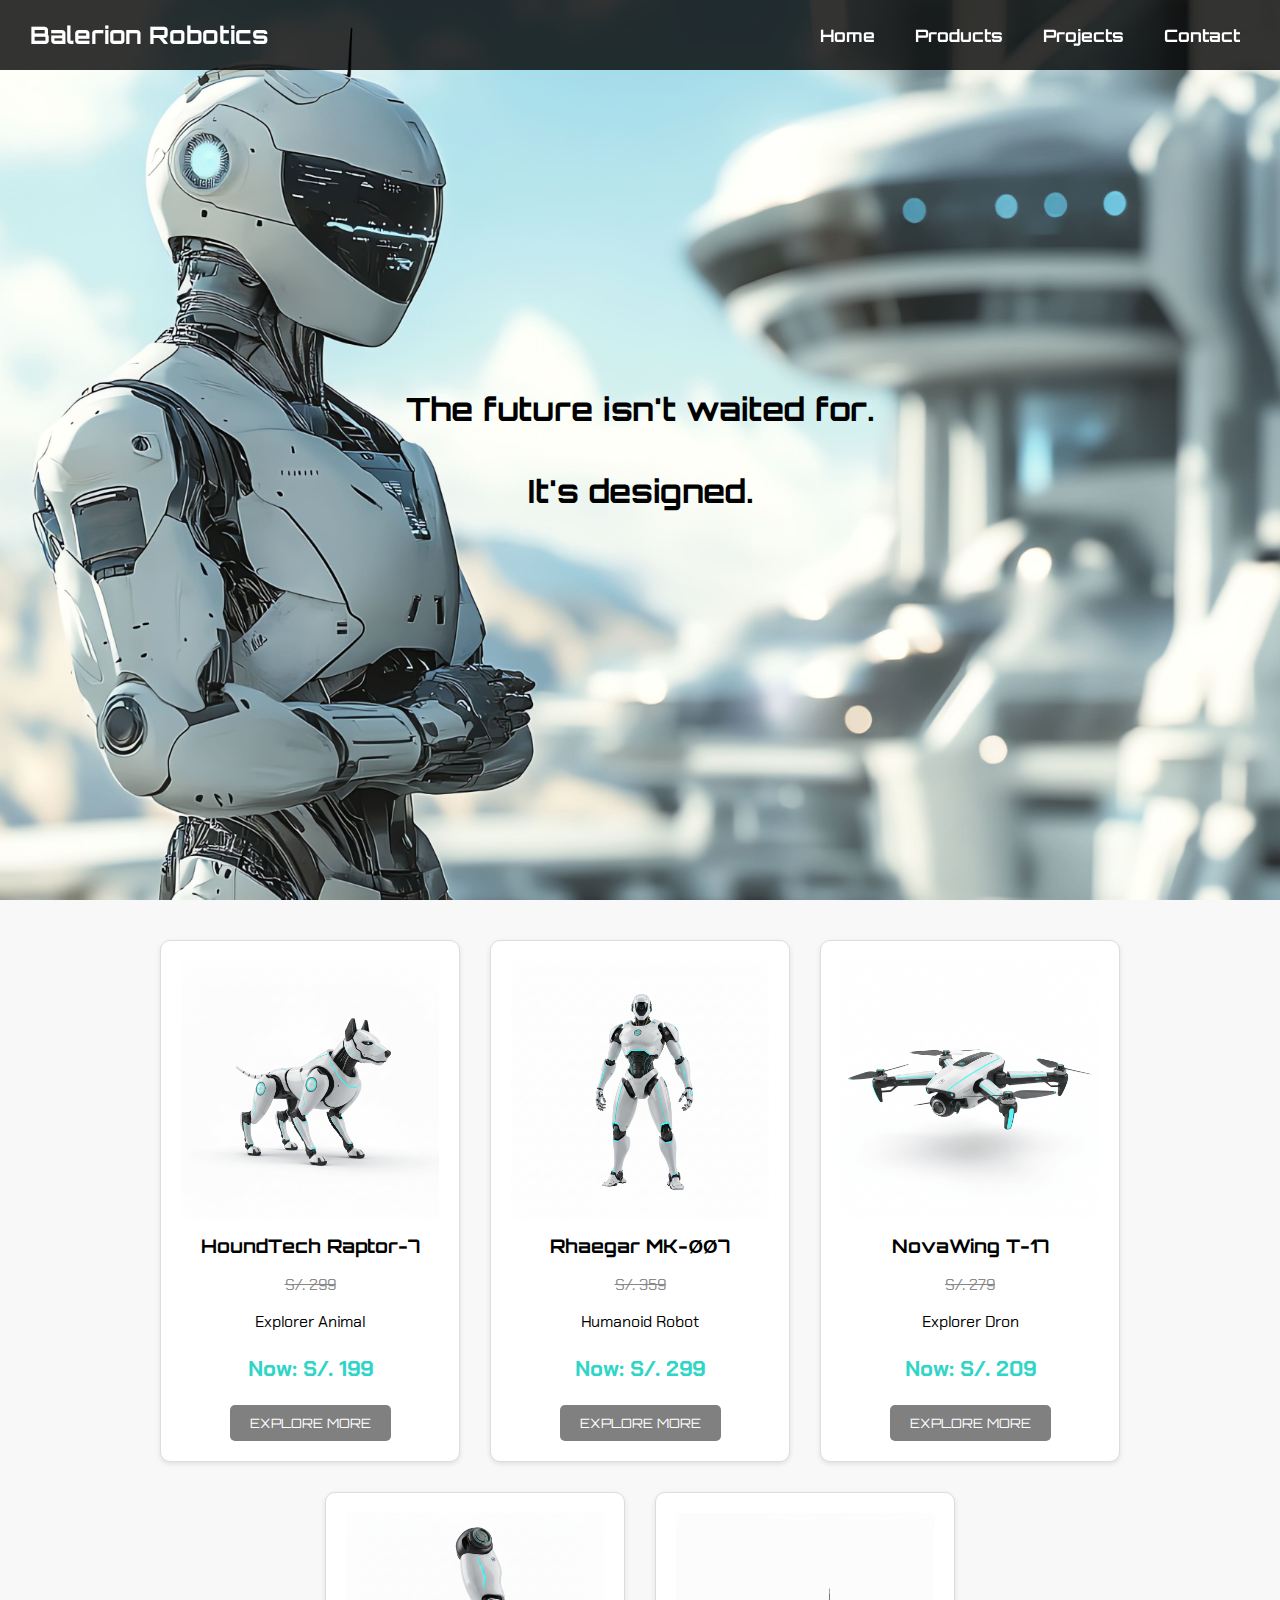
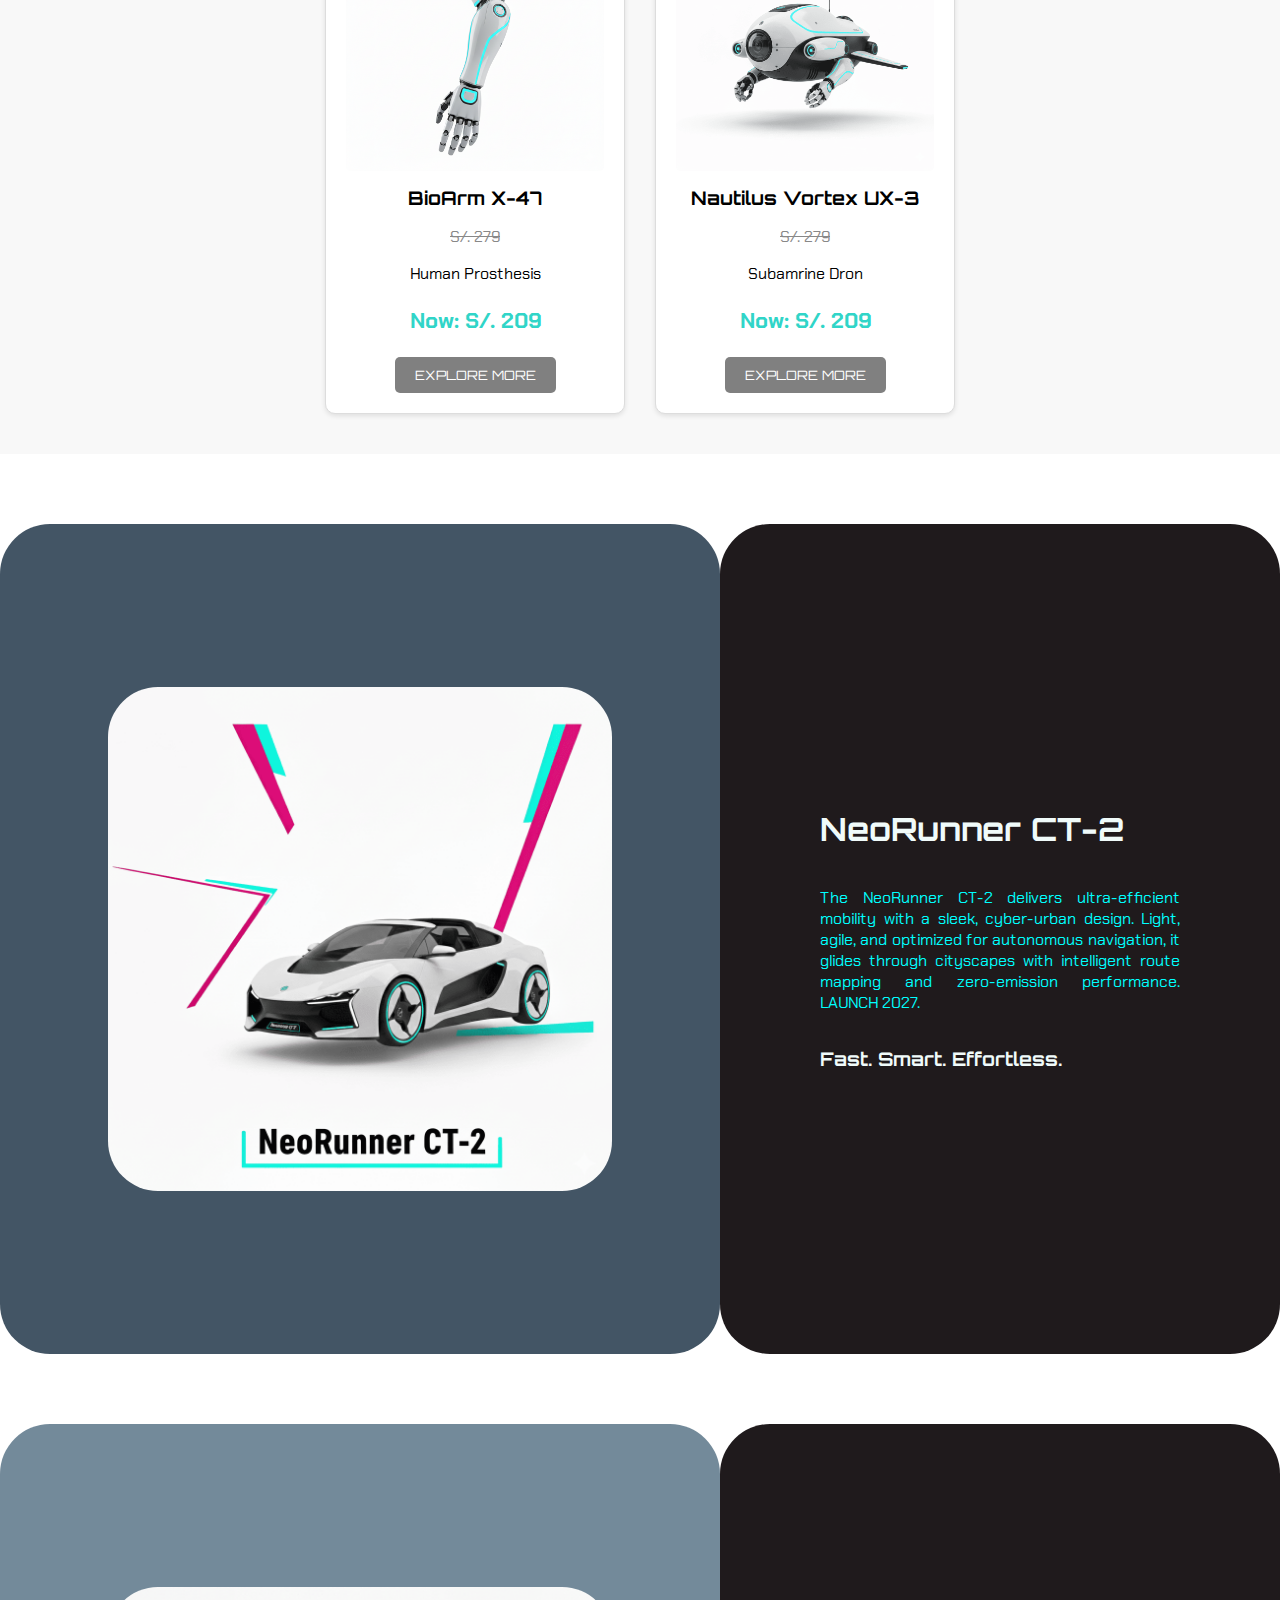
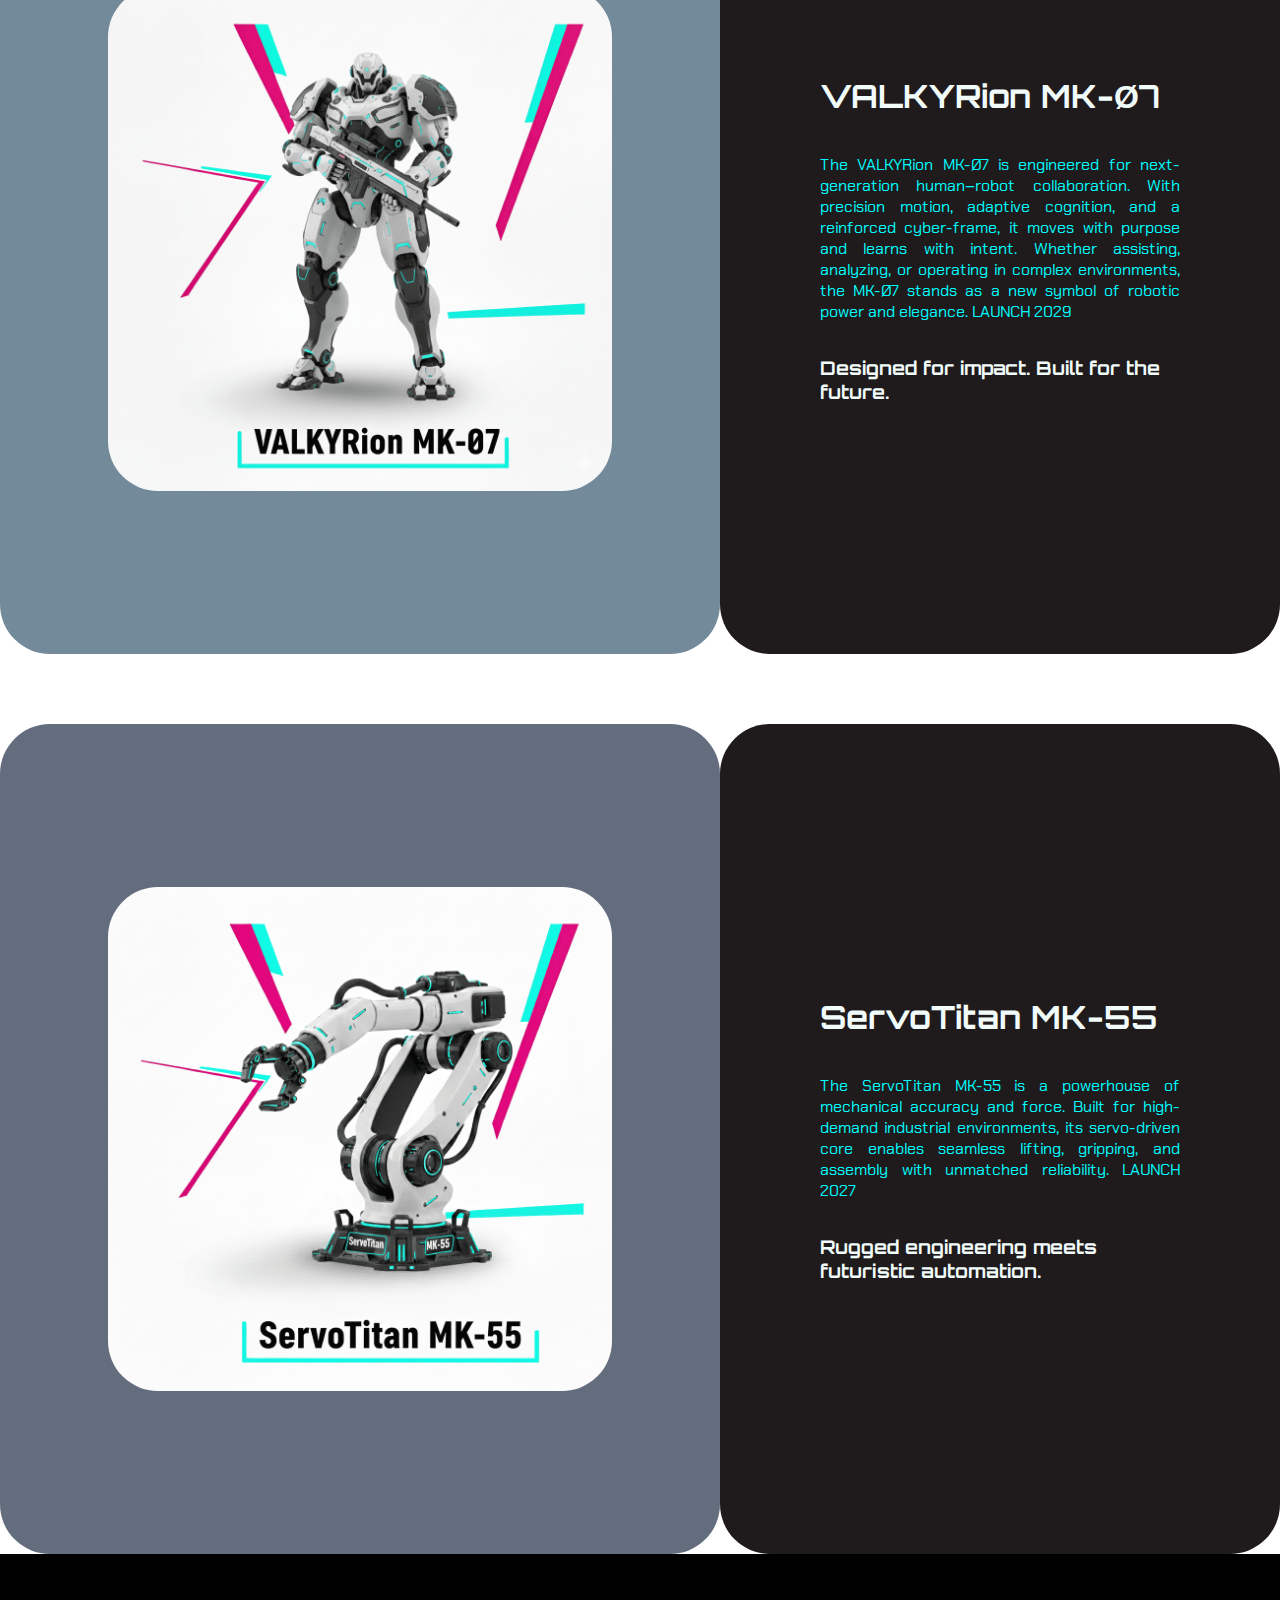
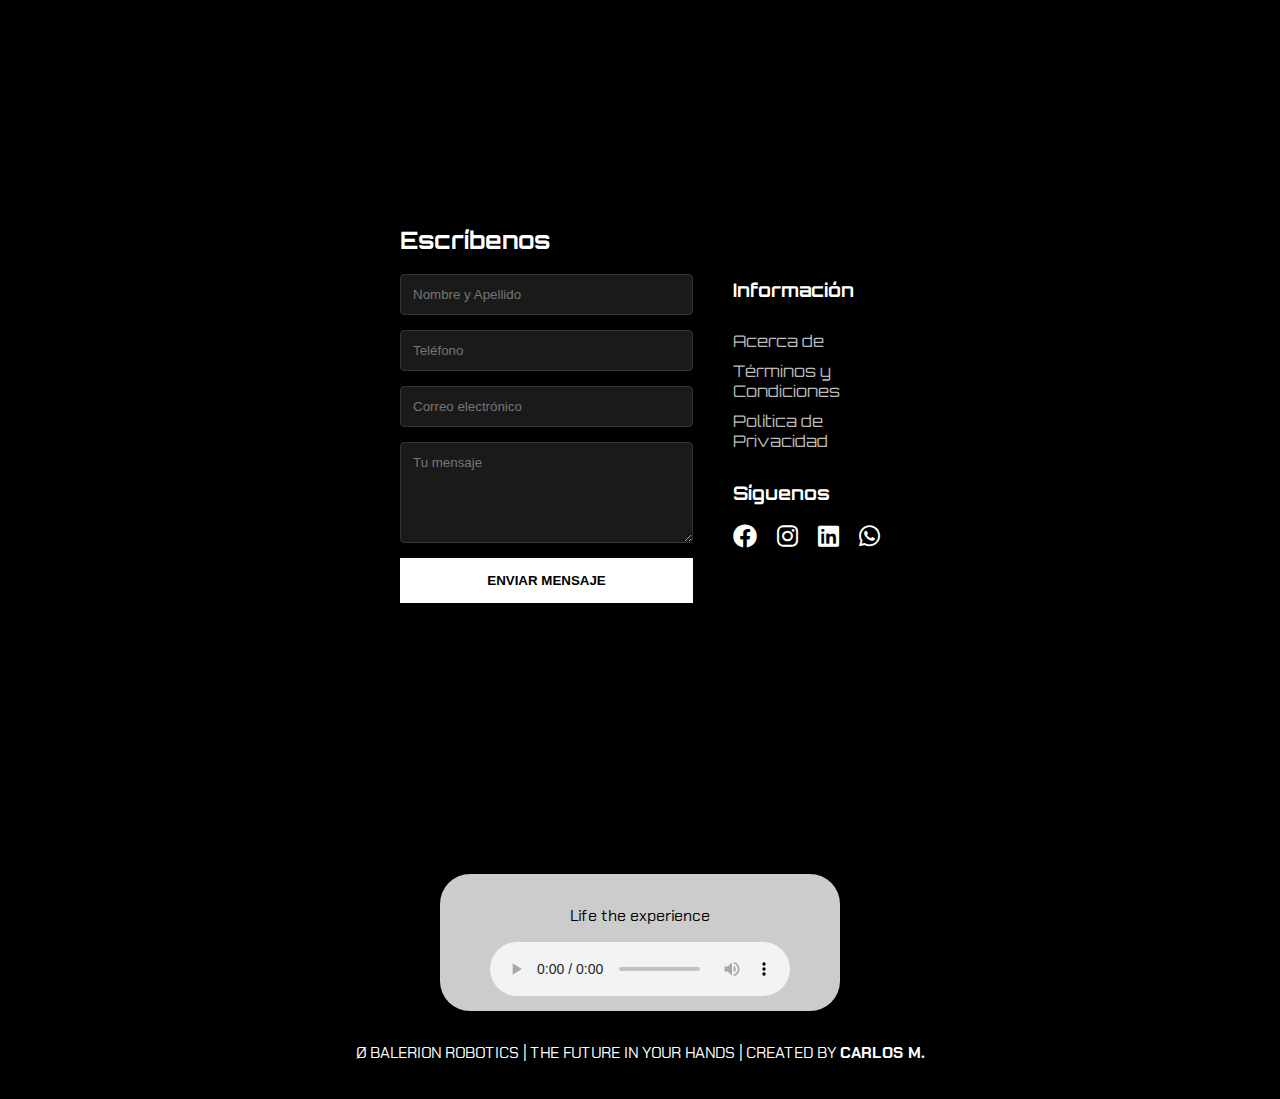
<file: index.html>
<!DOCTYPE html>
<html lang="es">
<head>
    <title>Balerion Robotics</title>
    <meta charset="UTF-8">
    
    <link rel="preconnect" href="https://fonts.googleapis.com"> 
    <link rel="preconnect" href="https://fonts.gstatic.com" crossorigin> 
    
    <!-- Google Fonts: Chakra Petch & Orbitron -->
    <link href="https://fonts.googleapis.com/css2?family=Orbitron:wght@400;700;900&display=swap" rel="stylesheet">
    <link href="https://fonts.googleapis.com/css2?family=Chakra+Petch:wght@300;400;600;700&display=swap" rel="stylesheet">

    <link rel="stylesheet" href="https://cdnjs.cloudflare.com/ajax/libs/font-awesome/6.0.0/css/all.min.css">

    <link rel="stylesheet" href="css/styles.css">
    <meta name="viewport" content="width=device-width, initial-scale=1.0">
</head>

<body>
    <header>
        <!-- Navbar -->
        <nav class="navbar">
            <!-- <div class="logo"><img src="img/pin.png" alt="Balerion Robotics Logo" class="logo-img"></div> -->
            <h2>Balerion Robotics</h2>
            <ul id="nav-links" class="nav-links">
                <li><a href="#hero">Home</a></li>
                <li><a href="#products">Products</a></li>
                <li><a href="#projects">Projects</a></li>
                <li><a href="#contact">Contact</a></li>
            </ul>
            <!-- Hamburger Menu -->
            <div class="hamburger" onclick="toggleMenu()">☰</div>
        </nav>

        <!-- Hero -->     
        <section id="hero" class="hero">
            <h1>The future isn't waited for.</h1>
            <h1>It's designed.</h1>
        </section>
    </header>

    <main>       
        <!-- Products -->
        <section id="products" class="products">
            <!-- Producto 1 -->
            <div class="product">
                <img src="img/dog.png" alt="Producto 1">
                <h3>HoundTech Raptor-7</h3>
                <p class="price">S/. 299</p>
                <p>Explorer Animal</p>
                <p class="offer">Now: S/. 199</p>
                <a href="gallery.html" target="_blank" class="boton">EXPLORE MORE</a>
            </div>
            <!-- Producto 2 -->
            <div class="product">
                <img src="img/humanoid.png" alt="Producto 2">
                <h3>Rhaegar MK-ØØ7</h3>
                <p class="price">S/. 359</p>
                <p>Humanoid Robot</p>
                <p class="offer">Now: S/. 299</p>
                <a href="gallery.html" target="_blank" class="boton">EXPLORE MORE</a>
            </div>
            <!-- Producto 3 -->
            <div class="product">
                <img src="img/dron.png" alt="Producto 3">
                <h3>NovaWing T-17</h3>
                <p class="price">S/. 279</p>
                <p>Explorer Dron</p>
                <p class="offer">Now: S/. 209</p>
                <a href="gallery.html" target="_blank" class="boton">EXPLORE MORE</a>
            </div>
            <!-- Producto 4 -->
            <div class="product">
                <img src="img/arm.png" alt="Producto 4">
                <h3>BioArm X-47</h3>
                <p class="price">S/. 279</p>
                <p>Human Prosthesis</p>
                <p class="offer">Now: S/. 209</p>
                <a href="gallery.html" target="_blank" class="boton">EXPLORE MORE</a>
            </div>
            <!-- Producto 5 -->
            <div class="product">
                <img src="img/submarine dron.png" alt="Producto 5">
                <h3>Nautilus Vortex UX-3</h3>
                <p class="price">S/. 279</p>
                <p>Subamrine Dron</p>
                <p class="offer">Now: S/. 209</p>
                <a href="gallery.html" target="_blank" class="boton">EXPLORE MORE</a>
            </div>
        </section>

        <!-- Projects -->
       
        <!-- Project 1 -->
        <section id="projects" class="project project-1 sticky">
            <article>
                <figure>
                    <img src="img/project_car.png" width="200" />
                </figure>
                <div class="text">
                    <h1>NeoRunner CT-2</h1>
                    <p>
                        The NeoRunner CT-2 delivers ultra-efficient mobility with a sleek, cyber-urban design. 
                        Light, agile, and optimized for autonomous navigation, it glides through cityscapes 
                        with intelligent route mapping and zero-emission performance. LAUNCH 2027.
                    </p>
                    <h3>Fast. Smart. Effortless.</h3>
                </div>
            </article>
        </section>

        <!-- Project 2 -->
        <section class="project project-2 sticky">
            <article>
                <figure>
                    <img src="img/project_android.png" width="200" />
                </figure>
                <div class="text">
                    <h1>VALKYRion MK-Ø7</h1>
                    <p>
                        The VALKYRion MK-Ø7 is engineered for next-generation human–robot collaboration. 
                        With precision motion, adaptive cognition, and a reinforced cyber-frame, it 
                        moves with purpose and learns with intent. Whether assisting, analyzing, or operating 
                        in complex environments, the MK-Ø7 stands as a new symbol of robotic power and elegance.
                        LAUNCH 2029
                    </p>
                    <h3>Designed for impact. Built for the future.</h3>
                </div>
            </article>
        </section>

        <!-- Project 3 -->
        <section class="project project-3 sticky">
            <article>
                <figure>
                    <img src="img/project_ind_arm.png" width="200" />
                </figure>
                <div class="text">
                    <h1>ServoTitan MK-55</h1>
                    <p>
                        The ServoTitan MK-55 is a powerhouse of mechanical accuracy and force. 
                        Built for high-demand industrial environments, its servo-driven core 
                        enables seamless lifting, gripping, and assembly with unmatched reliability.
                        LAUNCH 2027
                    </p>
                    <h3>Rugged engineering meets futuristic automation.</h3>
                </div>
            </article>
        </section>

        <!-- Contact -->
        <section id="contact" class="contact-container">
            <div class="contact-left">
                <h2>Escríbenos</h2>
                <form id="form">
                    <input type="text" placeholder="Nombre y Apellido" required>
                    <input type="tel" placeholder="Teléfono" required>
                    <input type="email" placeholder="Correo electrónico" required>
                    <textarea placeholder="Tu mensaje" rows="5" required></textarea>
                    <button type="submit">Enviar Mensaje</button>
                </form>

                <div id="message">
                    Gracias por tu mensaje. Nos comunicaremos en la brevedad posible.
                </div>
            </div>
        
            <div class="contact-right">
                <div class="info-links">
                    <h3>Información</h3>
                    <a href="javascript:void(0);">Acerca de</a>
                    <a href="javascript:void(0);">Términos y Condiciones</a>
                    <a href="javascript:void(0);">Política de Privacidad</a>
                </div>

                <div class="redes-sociales">
                    <h3>Síguenos</h3>
                    <div class="iconos-redes">
                        <a href="https://www.facebook.com" target="_blank" rel="noopener noreferrer">
                            <i class="fa-brands fa-facebook"></i>
                        </a>

                        <a href="https://www.instagram.com" target="_blank" rel="noopener noreferrer">
                            <i class="fa-brands fa-instagram"></i>
                        </a>

                        <a href="https://www.linkedin.com" target="_blank" rel="noopener noreferrer">
                            <i class="fa-brands fa-linkedin"></i>
                        </a>

                        <a href="https://wa.me/987654321" target="_blank" rel="noopener noreferrer">
                            <i class="fa-brands fa-whatsapp"></i>
                        </a>
                    </div>
                </div>
            </div>
        </section>
    </main>

    <footer>
        <section class="audio-band">
          <p>Life the experience</p>
          <audio controls>
            <source src="https://www.soundhelix.com/examples/mp3/SoundHelix-Song-1.mp3" type="audio/mpeg">
            Tu navegador no soporta el elemento de audio.
          </audio>
        </section>
        <p>
          Ø BALERION ROBOTICS | THE FUTURE IN YOUR HANDS | CREATED BY 
          <a href="https://cma-portfolio.netlify.app/" target="_blank">CARLOS M.</a>
        </p>
    </footer>

    <!-- Link to JS -->
    <script src="js/hamburger.js"></script>
    <script src="js/message.js"></script>

</body>
</html>
</file>
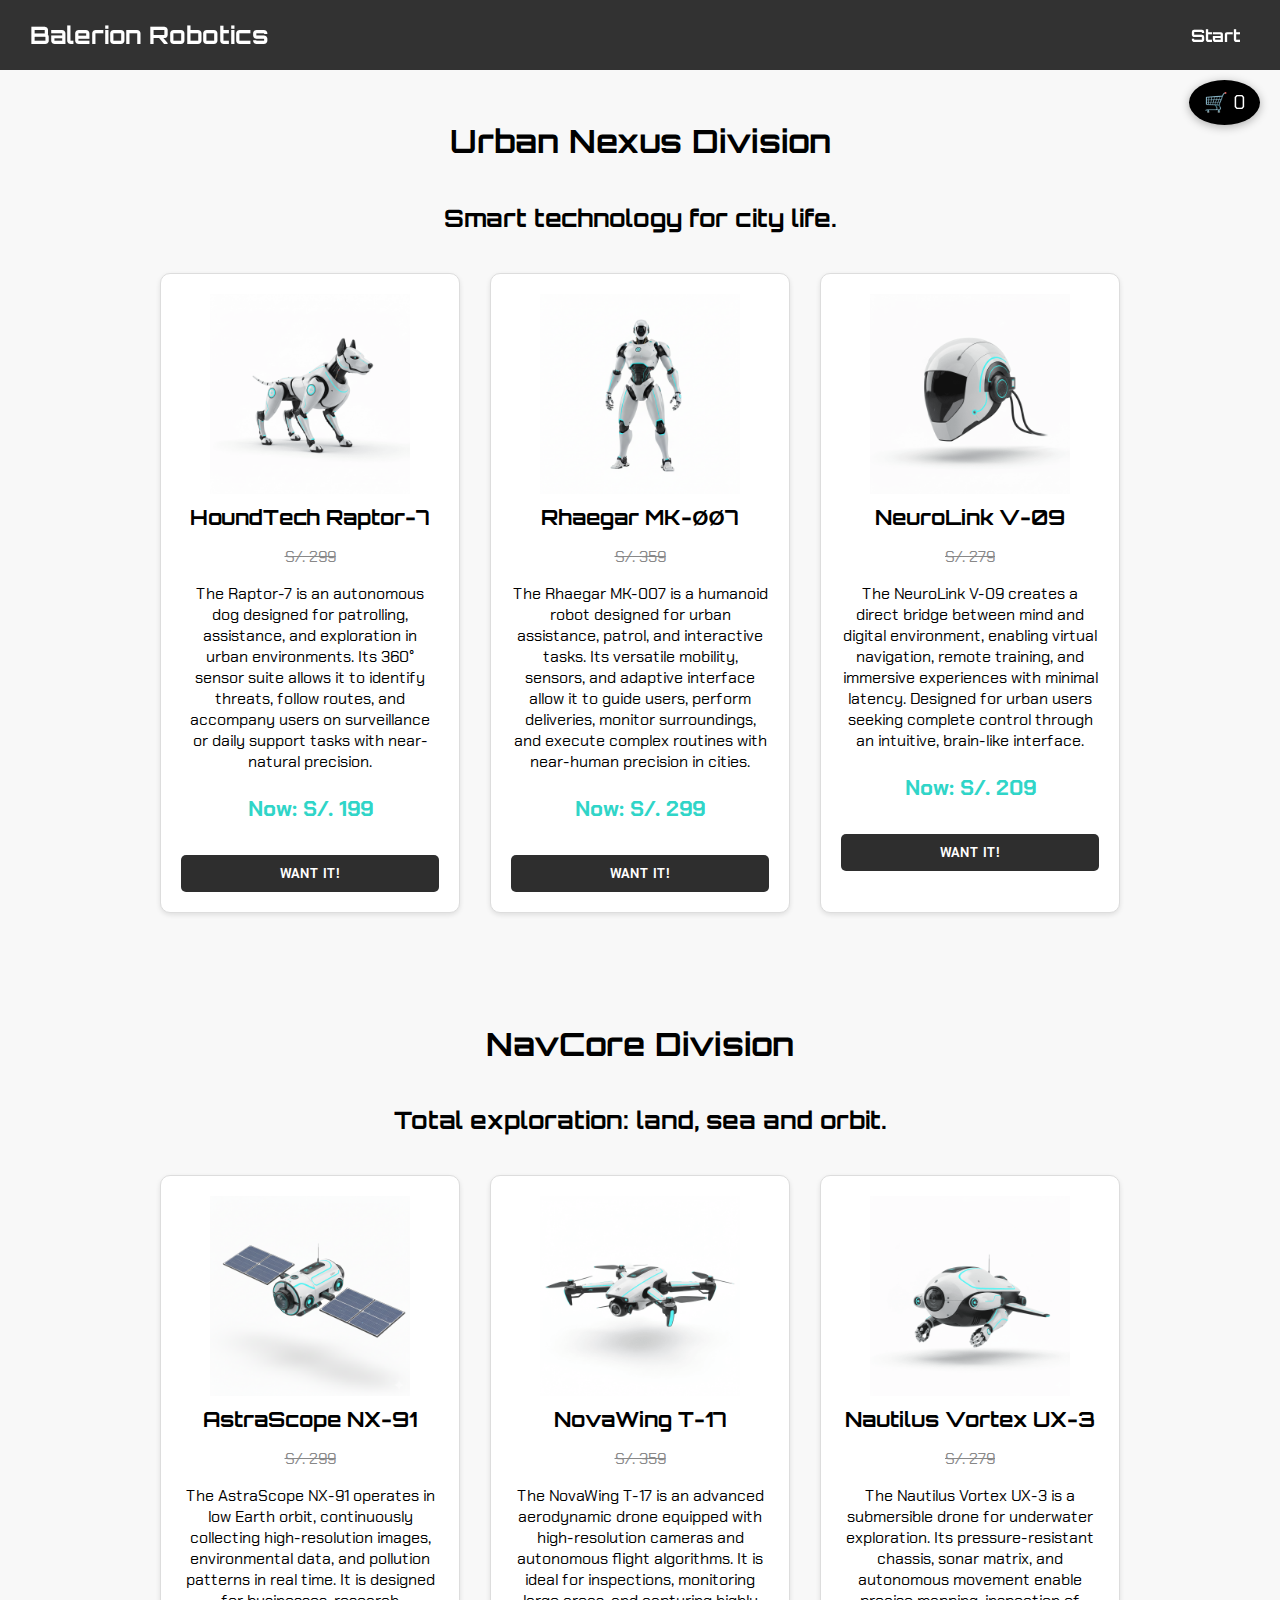
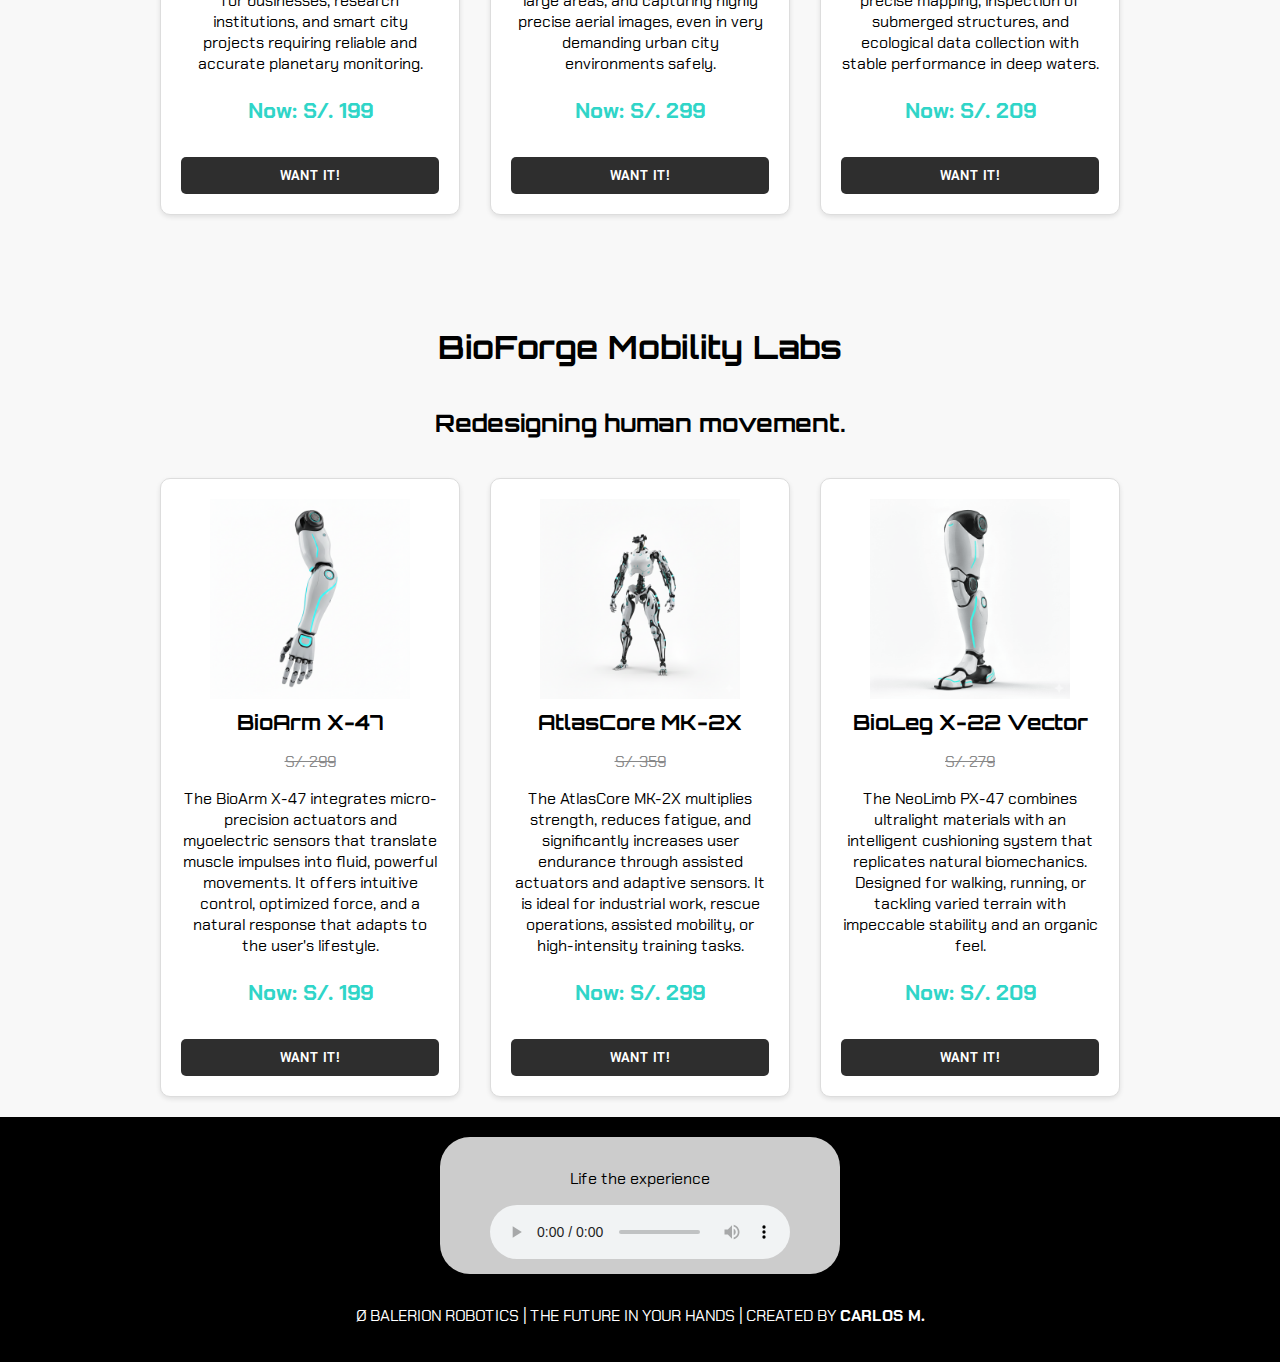
<file: gallery.html>
<html lang="es">
<head>
    <title>Balerion Robotics</title>
    <meta charset="UTF-8">
    
    <link rel="preconnect" href="https://fonts.googleapis.com"> 
    <link rel="preconnect" href="https://fonts.gstatic.com" crossorigin> 
    
    <link href="https://fonts.googleapis.com/css2?family=Orbitron:wght@400;700;900&display=swap" rel="stylesheet">
    <link href="https://fonts.googleapis.com/css2?family=Chakra+Petch:wght@300;400;600;700&display=swap" rel="stylesheet">

    <link rel="stylesheet" href="css/gallery.css">
    <meta name="viewport" content="width=device-width, initial-scale=1.0">
</head>

<body>
    <header>
        <!-- Navbar -->
        <nav class="navbar">
            <!-- <div class="logo"><img src="img/pin.png" alt="Balerion Robotics Logo" class="logo-img"></div>--> 
            <h2>Balerion Robotics</h2>
            <ul id="nav-links" class="nav-links">
                <li><a href="index.html">Start</a></li>
            </ul>
        </nav>

        <!-- Carrito de Compras -->
        <div id="cart-modal" class="cart-modal">
            <div class="cart-content">
                <span class="close-cart">&times;</span>
                <h2>Your Shopping Cart</h2>
                <div id="cart-items" class="cart-items">
                    <!-- Los productos del carrito aparecerán aquí -->
                </div>
                <div class="cart-total">
                    <p>Total: S/. <span id="cart-total">0</span></p>
                </div>
                <div class="cart-buttons">
                    <button id="pay-now" class="pay-now">PAY NOW</button>
                    <button id="empty-cart" class="empty-cart">EMPTY CART</button>
                </div>
            </div>
        </div>

        <!-- Icono del Carrito -->
        <div class="cart-icon" id="cart-icon">
            🛒 <span id="cart-count">0</span>
        </div>
    </header>

    <main>    
        <!-- Products: URBAN -->
        <section>
            <article id="title">
                <h1>Urban Nexus Division</h1>
                <h2>Smart technology for city life.</h2>
            </article>
            <!-- Gallery -->        
            <article id="products" class="products">
                <!-- Producto 1 -->
                <div class="product">
                    <img src="img/dog.png" alt="Product 1">
                    <h3>HoundTech Raptor-7</h3>
                    <p class="price">S/. 299</p>
                    <p>
                        The Raptor-7 is an autonomous dog designed for patrolling, assistance, 
                        and exploration in urban environments. Its 360° sensor suite allows it 
                        to identify threats, follow routes, and accompany users on surveillance 
                        or daily support tasks with near-natural precision.
                    </p>
                    <p class="offer">Now: S/. 199</p>
                    <button>WANT IT!</button>
                </div>
                <!-- Producto 2 -->
                <div class="product">
                    <img src="img/humanoid.png" alt="Product 2">
                    <h3>Rhaegar MK-ØØ7</h3>
                    <p class="price">S/. 359</p>
                    <p>
                        The Rhaegar MK-007 is a humanoid robot designed for urban assistance, patrol, 
                        and interactive tasks. Its versatile mobility, sensors, and adaptive interface 
                        allow it to guide users, perform deliveries, monitor surroundings, and execute 
                        complex routines with near-human precision in cities.
                    </p>
                    <p class="offer">Now: S/. 299</p>
                    <button>WANT IT!</button>
                </div>
                <!-- Producto 3 -->
                <div class="product">
                    <img src="img/helmet.png" alt="Product 3">
                    <h3>NeuroLink V-09</h3>
                    <p class="price">S/. 279</p>
                    <p>
                        The NeuroLink V-09 creates a direct bridge between mind and digital environment, 
                        enabling virtual navigation, remote training, and immersive experiences with 
                        minimal latency. Designed for urban users seeking complete control through an 
                        intuitive, brain-like interface.
                    </p>
                    <p class="offer">Now: S/. 209</p>
                <button>WANT IT!</button>
                </div>
            </article>
        </section>

        <!-- Products: NAVIGATION -->
        <section>
            <article class="title">
                <h1>NavCore Division</h1>
                <h2>Total exploration: land, sea and orbit.</h2>
            </article>
            <!-- Products -->        
            <article id="products" class="products">
                <!-- Producto 1 -->
                <div class="product">
                    <img src="img/satellite.png" alt="Product 1">
                    <h3>AstraScope NX-91</h3>
                    <p class="price">S/. 299</p>
                    <p>
                        The AstraScope NX-91 operates in low Earth orbit, continuously collecting 
                        high-resolution images, environmental data, and pollution patterns in real 
                        time. It is designed for businesses, research institutions, and smart city 
                        projects requiring reliable and accurate planetary monitoring.
                    </p>
                    <p class="offer">Now: S/. 199</p>
                    <button>WANT IT!</button>
                </div>
                <!-- Producto 2 -->
                <div class="product">
                    <img src="img/dron.png" alt="Product 2">
                    <h3>NovaWing T-17</h3>
                    <p class="price">S/. 359</p>
                    <p>
                        The NovaWing T-17 is an advanced aerodynamic drone equipped with high-resolution 
                        cameras and autonomous flight algorithms. It is ideal for inspections, monitoring 
                        large areas, and capturing highly precise aerial images, even in very demanding 
                        urban city environments safely.
                    </p>
                    <p class="offer">Now: S/. 299</p>
                    <button>WANT IT!</button>
                </div>
                <!-- Producto 3 -->
                <div class="product">
                    <img src="img/submarine_dron.png" alt="Product 3">
                    <h3>Nautilus Vortex UX-3</h3>
                    <p class="price">S/. 279</p>
                    <p>
                        The Nautilus Vortex UX-3 is a submersible drone for underwater exploration. 
                        Its pressure-resistant chassis, sonar matrix, and autonomous movement enable 
                        precise mapping, inspection of submerged structures, and ecological data 
                        collection with stable performance in deep waters.
                    </p>
                    <p class="offer">Now: S/. 209</p>
                <button>WANT IT!</button>
                </div>
            </article>
        </section>

        <!-- Products: BIOFORGE -->
        <section>
            <article class="title">
                <h1>BioForge Mobility Labs</h1>
                <h2>Redesigning human movement.</h2>
            </article>
            <!-- Products -->        
            <article id="products" class="products">
                <!-- Producto 1 -->
                <div class="product">
                    <img src="img/arm.png" alt="Product 1">
                    <h3>BioArm X-47</h3>
                    <p class="price">S/. 299</p>
                    <p>
                        The BioArm X-47 integrates micro-precision actuators and myoelectric sensors 
                        that translate muscle impulses into fluid, powerful movements. It offers 
                        intuitive control, optimized force, and a natural response that adapts to the 
                        user's lifestyle.
                    </p>
                    <p class="offer">Now: S/. 199</p>
                    <button>WANT IT!</button>
                </div>
                <!-- Producto 2 -->
                <div class="product">
                    <img src="img/exoskeleton.png" alt="Product 2">
                    <h3>AtlasCore MK-2X</h3>
                    <p class="price">S/. 359</p>
                    <p>
                        The AtlasCore MK-2X multiplies strength, reduces fatigue, and significantly 
                        increases user endurance through assisted actuators and adaptive sensors. It is 
                        ideal for industrial work, rescue operations, assisted mobility, or high-intensity 
                        training tasks.
                    </p>
                    <p class="offer">Now: S/. 299</p>
                    <button>WANT IT!</button>
                </div>
                <!-- Producto 3 -->
                <div class="product">
                    <img src="img/leg.png" alt="Product 3">
                    <h3>BioLeg X-22 Vector</h3>
                    <p class="price">S/. 279</p>
                    <p>
                        The NeoLimb PX-47 combines ultralight materials with an intelligent cushioning 
                        system that replicates natural biomechanics. Designed for walking, running, or 
                        tackling varied terrain with impeccable stability and an organic feel.
                    </p>
                    <p class="offer">Now: S/. 209</p>
                <button>WANT IT!</button>
                </div>
            </article>
        </section>   
    </main>

    <footer>
        <section class="audio-band">
          <p>Life the experience</p>
          <audio controls>
            <source src="https://www.soundhelix.com/examples/mp3/SoundHelix-Song-1.mp3" type="audio/mpeg">
            Tu navegador no soporta el elemento de audio.
          </audio>
        </section>
        <p>
          Ø BALERION ROBOTICS | THE FUTURE IN YOUR HANDS | CREATED BY 
          <a href="https://cma-portfolio.netlify.app/" target="_blank">CARLOS M.</a>
        </p>
    </footer>

    <!-- Link to JS -->
    <script src="js/shopcart.js"></script>    

</body>
</html>
</file>
<file: css/styles.css>
* {
    box-sizing: border-box;
}

html {
    scroll-behavior: smooth;
}

body {   
    margin: 0;
    padding: 0;
    overflow-x: clip;
    font-family: 'Chakra Petch', sans-serif;
}

h1, h2, h3, a {
    font-family: 'Orbitron', sans-serif;
}

section {
    scroll-margin-top: 70px;
}

/* NAVBAR */
.navbar {
    position: fixed;
    top: 0;
    width: 100%;
    height: 70px;
    background-color: rgba(0, 0, 0, 0.8);
    display: flex;
    justify-content: space-between;
    align-items: center;
    color: #fff;
    padding: 15px 30px;
    z-index: 10;
    font-family: 'Orbitron', sans-serif;
}

/* Logo Image */
/*.logo-img {
    height: 40px;
    width: auto;
    max-width: 150px;
    border-radius: 10px;
    object-fit: contain;
}*/

/* NAVIGATION LINKS */
.nav-links {
    display: flex;
    list-style: none;
    gap: 20px;
    margin: 0;
    padding: 0;
}

.nav-links li a {
    text-decoration: none;
    color: white;
    font-weight: bold;
    font-size: 17px;
    padding: 5px 10px;
    transition: 0.3s;
}

.nav-links li a:hover {
    color: #808080;
}

/* HAMBURGER BUTTON */
.hamburger {
  display: none;
  font-size: 30px;
  cursor: pointer;
}

/* HERO */
.hero {
    background-image: url("../img/background1.jpeg");
    background-size: cover;
    background-position: center;
    background-repeat: no-repeat;
    width: 100vw;
    height: 100vh;
    display: flex;
    flex-direction: column;
    justify-content: center;
    align-items: center;
    color: #000000;
    text-align: center;
}

/* PRODUCTS */
.products {
    display: flex;
    justify-content: center;
    gap: 30px;
    flex-wrap: wrap;
    padding: 40px 20px;
    background-color: #f8f8f8;
}

/* INDIVIDUAL PRODUCTS */
.product {
    background-color: white;
    border: 1px solid #ddd;
    border-radius: 10px;
    width: 300px;
    padding: 20px;
    text-align: center;
    box-shadow: 0 2px 5px rgba(0, 0, 0, 0.1);
    transition: transform 0.3s ease;
}

.product:hover {
    transform: translateY(-5px);
}

.product img {
    width: 100%;
    height: auto;
    border-radius: 5px;
}

.product h3 {
    margin: 10px 0 5px;
}

.price {
    text-decoration: line-through;
    color: #888;
}

.offer {
    color: #30D5C8;
    font-weight: bold;
    font-size: 22px;
}

/* PROJECTS */

.project {
    position: relative;
    display: flex;
    width: 100%;
    height: calc(100vh - 70px);
    z-index: 2;
}

.project article {
    display: flex;
    width: 100%;
}

.project figure {
    display: flex;
    align-items: center;
    justify-content: center;
    flex-basis: 56.25vw;
    margin: 0;
    border-radius: 50px;
}

.project figure img {
    width: 70%;
    border-radius: 50px;
}

.project .text {
    display: flex;
    flex-direction: column;
    justify-content: center;
    flex: 1;
    color: #f0fbfa;
    background: #1f1a1c;
    padding: 100px;
    border-radius: 50px;
}

.project .text p {
    font-family: 'Chakra Petch', sans-serif;
    color: #00ffff;
    text-align: justify;
}

.sticky {
    position: sticky;
    margin-top: 70px;
    top: 70px;
}

/* PROJECTS - OVERRIDES */
.project.project-1 figure {
    background: #435565;
}

.project.project-1 .text h1,
.project.project-1 .text a {
    color: #f0fbfa;
}

.project.project-2 figure {
    background: #738a9a;
}

.project.project-2 .text h1,
.project.project-2 .text a {
    color: #f0fbfa;
}

.project.project-3 figure {
    background: #636d7d;
}

.project.project-3 .text h1,
.project.project-3 .text a {
    color: #f0fbfa;
}

/* CONTACT CONTAINER */
#contact {
    scroll-margin-top: 0px !important;
}

.contact-container {
    position: relative;
    background-color: #000;
    color: #fff;
    display: flex;
    align-items: center;
    justify-content: space-between;
    padding: 200px 400px 200px 400px;
    gap: 40px;
    font-family: Arial, sans-serif;
    min-height: 100vh; 
    width: 100%;
    z-index: 3;
}

.contact-left {
    flex: 2;
}

.contact-right {
    flex: 1;
}

/* FORM */
.contact-left form {
    display: flex;
    flex-direction: column;
    gap: 15px;
}

.contact-left input, .contact-left textarea {
    padding: 12px;
    background-color: #1a1a1a;
    border: 1px solid #333;
    color: #fff;
    border-radius: 4px;
    font-family: inherit;
}

.contact-left button {
    padding: 15px;
    background-color: #fff;
    color: #000;
    border: none;
    font-weight: bold;
    cursor: pointer;
    text-transform: uppercase;
    transition: 0.3s;
}

.contact-left button:hover {
    background-color: #ccc;
}

/* MESSAGE */
#message {
    display: none; /* Hidden by default */
    color: #00ffff;
    margin-top: 20px;
    padding: 15px;
    background-color: rgba(0, 255, 255, 0.1);
    border-left: 4px solid #00ffff;
    font-weight: bold;
    animation: aparecer 0.4s ease-out forwards;
}

@keyframes aparecer {
    from { opacity: 0; transform: translateY(-10px); }
    to { opacity: 1; transform: translateY(0); }
}

/* CONTACT - SOCIAL MEDIA */
.info-links {
    display: flex;
    flex-direction: column;
    gap: 10px;
    margin-bottom: 30px;
}

.info-links a {
    cursor: pointer;
    color: #bbb;
    text-decoration: none;
    transition: 0.3s;
}

.info-links a:hover {
    color: #fff;
}


.iconos-redes {
    display: flex;
    gap: 20px;
}

.iconos-redes i {
    color: white;
    font-size: 24px; 
    transition: 0.3s;
}

.iconos-redes i:hover {
    color: #00ffff; /* Cambia a Cyan al pasar el mouse */
    transform: translateY(-5px);
    text-shadow: 0 0 8px rgba(0, 255, 255, 0.6); /* Añade un pequeño resplandor */
}

/* BUTTONS */
.boton {
  display: inline-block;
  padding: 10px 20px;
  background-color: #808080;
  color: white;
  text-decoration: none;
  border-radius: 5px;
  font-size: 13px;
  cursor: pointer;
}

.boton:hover {
  background-color: #2E2E2E;
  color: #00ffffff;
}

/* AUDIO BAND */
.audio-band {
    display: flex;
    flex-direction: column;
    justify-content: center; 
    align-items: center;
    background-color: #ccc;
    text-align: center;
    width: 90%;
    max-width: 400px;
    height: auto;
    padding: 15px;
    color: #000;
    border-radius: 30px;
    margin: 0 auto;
}

/* FOOTER */
footer {
    background-color: #000;
    color: #fff;
    text-align: center;
    padding: 20px 15px;
    display: flex;
    flex-direction: column;
    justify-content: center;
    align-items: center; 
    gap: 15px;
}

footer a {
  text-decoration: none;
  color: inherit; 
  cursor: pointer; 
  font-family: 'Chakra Petch', sans-serif;
  font-weight: bold;
}

/* RESPONSIVE */
@media only screen and (max-width: 768px) {
    /* NAVBAR MOBILE */
    .navbar {
        padding: 15px 20px;
    }

    /* Mostrar hamburger, ocultar menú normal */
    .hamburger {
        display: block;
    }
    
    .nav-links {
        display: none;
        flex-direction: column;
        background: #222;
        position: absolute;
        top: 70px;
        left: 0;
        width: 100%;
        padding: 20px;
        text-align: center;
        box-shadow: 0 4px 6px rgba(0,0,0,0.1);
        z-index: 100;
    }
    
    .nav-links.show {
        display: flex;
    }
    
    .nav-links li {
        margin: 15px 0;
    }

    /* HERO MOBILE */
    .hero {
        background-position: 42% center;
    }
    
    .hero h1 {
        font-size: 1.8rem;
        padding: 0 20px;
        margin-bottom: 30px;
    }
    
    .hero button {
        padding: 12px 25px;
        font-size: 1rem;
    }
    
    /* PRODUCTS MOBILE */
    .products {
        padding: 20px 15px;
        gap: 20px;
    }
    
    .product {
        width: 100%;
        max-width: 300px;
        margin: 0 auto;
    }
    
    /* PROJECTS MOBILE */
    .project {
        height: auto;
        min-height: 100vh;
    }
    
    .project article {
        flex-direction: column;
        padding: 20px;
    }
    
    .project figure {
        flex-basis: auto;
        padding: 40px 20px;
        border-radius: 30px;
    }
    
    .project figure img {
        width: 80%;
        max-width: 250px;
    }
    
    .project .text {
        padding: 30px 20px;
        border-radius: 30px;
    }
    
    .sticky {
        position: relative;
        margin-top: 20px;
        top: 0;
    }
    
    /* CONTACT MOBILE */
    .contact-container {
        flex-direction: column;
        justify-content: center; 
        padding: 70px 20px;
        height: auto; 
        min-height: 100vh;
    }
    
    .contact-left, .contact-right {
        width: 90%;
    }
    
    /* AUDIO BAND MOBILE */
    /*.audio-band {
        width: 90%;
        max-width: 300px;
        margin: 0 auto;
    }*/
    
    /* FOOTER MOBILE */
    footer {
        padding: 15px 10px;
    }
    
    footer p {
        font-size: 0.9rem;
        text-align: center;
        line-height: 1.4;
    }
}

@media only screen and (max-width: 480px) {
    .hero h1 {
        font-size: 1.5rem;
    }
    
    /* PROJECT */
    .project .text {
        padding: 25px 15px;
    }
    
    /* PRODUCTS */
    .products {
        padding: 15px 10px;
    }
    
    /* CONTACT */
    .contact-container {
        padding: 70px 10px;
    }

    h2, h3 {
        font-size: 1.2rem;
    }

    .contact-left button {
        width: 100%;
    }
    
    /* AUDIO BAND */
    .audio-band {
        width: 95%;
        padding: 12px;
    }
}
</file>
<file: css/gallery.css>
* {
    box-sizing: border-box;
}

html {
    scroll-behavior: smooth;
}

body {   
    margin: 0;
    padding: 0;
    overflow-x: clip;
    font-family: 'Chakra Petch', sans-serif;
}

h1, h2, h3, a {
    font-family: 'Orbitron', sans-serif;
}

section {
    scroll-margin-top: 70px;
}

/* NAVBAR */
.navbar {
    position: fixed;
    top: 0;
    width: 100%;
    height: 70px;
    background-color: rgba(0, 0, 0, 0.8);
    display: flex;
    justify-content: space-between;
    align-items: center;
    color: #fff;
    padding: 15px 30px;
    z-index: 10;
    font-family: 'Orbitron', sans-serif;
}

/* Logo Image */
/*.logo-img {
    height: 40px;
    width: auto;
    max-width: 150px;
    border-radius: 10px;
    object-fit: contain;
}*/

/* NAVIGATION LINKS */
.nav-links {
    display: flex;
    list-style: none;
    gap: 20px;
    margin: 0;
    padding: 0;
}

.nav-links li a {
    text-decoration: none;
    color: white;
    font-weight: bold;
    font-size: 17px;
    padding: 5px 10px;
    transition: 0.3s;
}

.nav-links li a:hover {
    color: #808080;
}

/* PRODUCTS */
#title {
    display: flex;
    flex-direction: column;
    justify-content: center;
    align-items: center;
    flex-wrap: wrap;
    background-color: #f8f8f8;
    padding-top: 100px;
    text-align: center;
}

.title {
    display: flex;
    flex-direction: column;
    justify-content: center;
    align-items: center;
    flex-wrap: wrap;
    background-color: #f8f8f8;
    padding-top: 70px;
    text-align: center;
}

.products {
    display: flex;
    justify-content: center;
    gap: 30px;
    flex-wrap: wrap;
    padding: 20px;
    background-color: #f8f8f8;
}

/* INDIVIDUAL PRODUCTS */
.product {
    background-color: white;
    border: 1px solid #ddd;
    border-radius: 10px;
    width: 300px;
    padding: 20px;
    text-align: center;
    box-shadow: 0 2px 5px rgba(0, 0, 0, 0.1);
    transition: transform 0.3s ease;
}

.product:hover {
    transform: translateY(-5px);
}

.product img {
    width: 100%;
    height: auto;
    border-radius: 5px;
    max-height: 200px;
    object-fit: contain;
}

.product h3 {
    margin: 10px 0 5px;
    font-size: 1.3rem;
}

.price {
    text-decoration: line-through;
    color: #888;
}

.offer {
    color: #30D5C8;
    font-weight: bold;
    font-size: 22px;;
}

/* BUTTONS */
button {
    background-color: #2e2e2e;
    color: #ffffff;
    border: none;
    padding: 10px 15px;
    border-radius: 5px;
    cursor: pointer;
    transition: 0.3s;
    font-family: 'Chakra Petch', sans-serif;
    font-weight: bold;
    width: 100%;
    margin-top: 10px;
}

button a {
    color: #ffffff;
    font-family: 'Orbitron', sans-serif;
}

button:hover {
    background-color: #fd3db5;
    color: #ffffff;
}

/* AUDIO BAND */
section.audio-band {
    display: flex;
    flex-direction: column;
    justify-content: center; 
    align-items: center;
    background-color: #ccc;
    text-align: center;
    width: 90%;
    max-width: 400px;
    height: auto;
    padding: 15px;
    color: #000;
    border-radius: 30px;
    margin: 0 auto;
}

/* FOOTER */
footer {
    background-color: #000;
    color: #fff;
    text-align: center;
    padding: 20px 15px;
    display: flex;
    flex-direction: column;
    justify-content: center;
    align-items: center; 
    gap: 15px;
}

footer a {
  text-decoration: none; /* Elimina el subrayado */
  color: inherit; /* Hereda el color del elemento padre */
  cursor: pointer; /* Mantiene el cursor de mano */
  font-family: 'Chakra Petch', sans-serif;
  font-weight: bold;
}

/* CARRITO DE COMPRAS */
.cart-icon {
    position: fixed;
    top: 80px;
    right: 20px;
    background: #000;
    color: white;
    padding: 10px 15px;
    border-radius: 50%;
    cursor: pointer;
    z-index: 1000;
    font-size: 1.2rem;
    box-shadow: 0 2px 10px rgba(0,0,0,0.3);
}

.cart-modal {
    display: none;
    position: fixed;
    top: 0;
    left: 0;
    width: 100%;
    height: 100%;
    background: rgba(0,0,0,0.8);
    z-index: 1001;
}

.cart-content {
    position: absolute;
    top: 50%;
    left: 50%;
    transform: translate(-50%, -50%);
    background: white;
    padding: 20px;
    border-radius: 10px;
    width: 90%;
    max-width: 500px;
    max-height: 80vh;
    overflow-y: auto;
}

.close-cart {
    float: right;
    font-size: 28px;
    cursor: pointer;
    color: #000;
}

.cart-items {
    margin: 20px 0;
    max-height: 300px;
    overflow-y: auto;
}

.cart-item {
    display: flex;
    justify-content: space-between;
    align-items: center;
    padding: 10px;
    border-bottom: 1px solid #ddd;
}

.cart-item-info {
    flex-grow: 1;
}

.cart-item-controls {
    display: flex;
    align-items: center;
    gap: 10px;
}

.quantity-btn {
    background: #2e2e2e;
    color: white;
    border: none;
    width: 30px;
    height: 30px;
    border-radius: 50%;
    cursor: pointer;
    font-weight: bold;
}

.remove-btn {
    background: #fd3db5;
    color: black;
    border: none;
    padding: 5px 10px;
    border-radius: 5px;
    cursor: pointer;
    font-weight: bold;
    margin-left: 10px;
}

.cart-total {
    text-align: center;
    font-size: 1.2rem;
    font-weight: bold;
    margin: 20px 0;
}

.cart-buttons {
    display: flex;
    flex-direction: column;
    gap: 10px;
}

.pay-now {
    background: #30D5C8 !important;
    color: white !important;
}

.empty-cart {
    background: #000 !important;
    color: white !important;
}

/* MEDIA QUERIES PARA RESPONSIVIDAD */

/* Tablets */
@media (max-width: 1024px) {
    .products {
        padding: 20px;
        gap: 20px;
    }
    
    .product {
        width: calc(50% - 20px);
        max-width: 400px;
    }
    
    #title {
        padding-top: 100px;
    }
    
    .title {
        padding-top: 70px;
    }
    
    .cart-icon {
        top: 70px;
        right: 15px;
    }
}

/* Móviles grandes */
@media (max-width: 768px) {
    .navbar {
        padding: 15px;
        height: 70px;
    }
    
    /*.logo-img {
        height: 35px;
    }*/
    
    nav ul {
        gap: 15px;
    }
    
    #title {
        padding-top: 90px;
    }
    
    .title {
        padding-top: 70px;
    }
    
    .products {
        padding: 10px;
        gap: 15px;
    }
    
    .product {
        width: 100%;
        max-width: 400px;
        padding: 15px;
    }
    
    h1 {
        font-size: 1.5rem;
    }
    
    h2 {
        font-size: 1.2rem;
    }
    
    .product h3 {
        font-size: 1.2rem;
    }
    
    .cart-icon {
        top: 65px;
        right: 10px;
        padding: 8px 12px;
        font-size: 1rem;
    }
    
    .cart-content {
        width: 95%;
        padding: 15px;
    }
}

/* Móviles pequeños */
@media (max-width: 480px) {
    .navbar {
        padding: 10px 15px;
        height: 60px;
    }
    
    /*.logo-img {
        height: 30px;
    }*/
    
    nav ul {
        gap: 10px;
    }
    
    nav a {
        font-size: 0.9rem;
    }
    
    #title {
        padding-top: 90px;
    }
    
    .title {
        padding-top: 60px;
    }
    
    .products {
        padding: 10px;
        gap: 12px;
    }
    
    .product {
        padding: 12px;
    }
    
    h1 {
        font-size: 1.3rem;
    }
    
    h2 {
        font-size: 1rem;
    }
    
    .product h3 {
        font-size: 1.1rem;
    }
    
    .product p {
        font-size: 0.9rem;
    }
    
    button {
        padding: 8px 12px;
        font-size: 0.9rem;
    }
    
    section.audio-band {
        width: 95%;
        padding: 12px;
    }
    
    footer {
        padding: 15px 10px;
        font-size: 0.9rem;
    }
    
    .cart-icon {
        top: 60px;
        right: 8px;
        padding: 6px 10px;
        font-size: 0.9rem;
    }
    
    .cart-item {
        flex-direction: column;
        align-items: flex-start;
        gap: 10px;
    }
    
    .cart-item-controls {
        align-self: flex-end;
    }
}

/* Dispositivos muy pequeños */
@media (max-width: 360px) {
    .navbar {
        padding: 8px 12px;
    }
    
    nav a {
        font-size: 0.85rem;
    }
    
    #title {
        padding-top: 90px;
    }

    .title {
        padding-top: 60px;
    }
    
    .products {
        padding: 10px;
    }
    
    .product {
        padding: 10px;
    }
    
    h1 {
        font-size: 1.2rem;
    }
    
    h2 {
        font-size: 0.95rem;
    }
    
    .cart-content {
        padding: 12px;
    }
    
    .cart-item-controls {
        flex-wrap: wrap;
    }

    section.audio-band {
        width: 100%;
        padding: 12px;
    }
}
</file>
